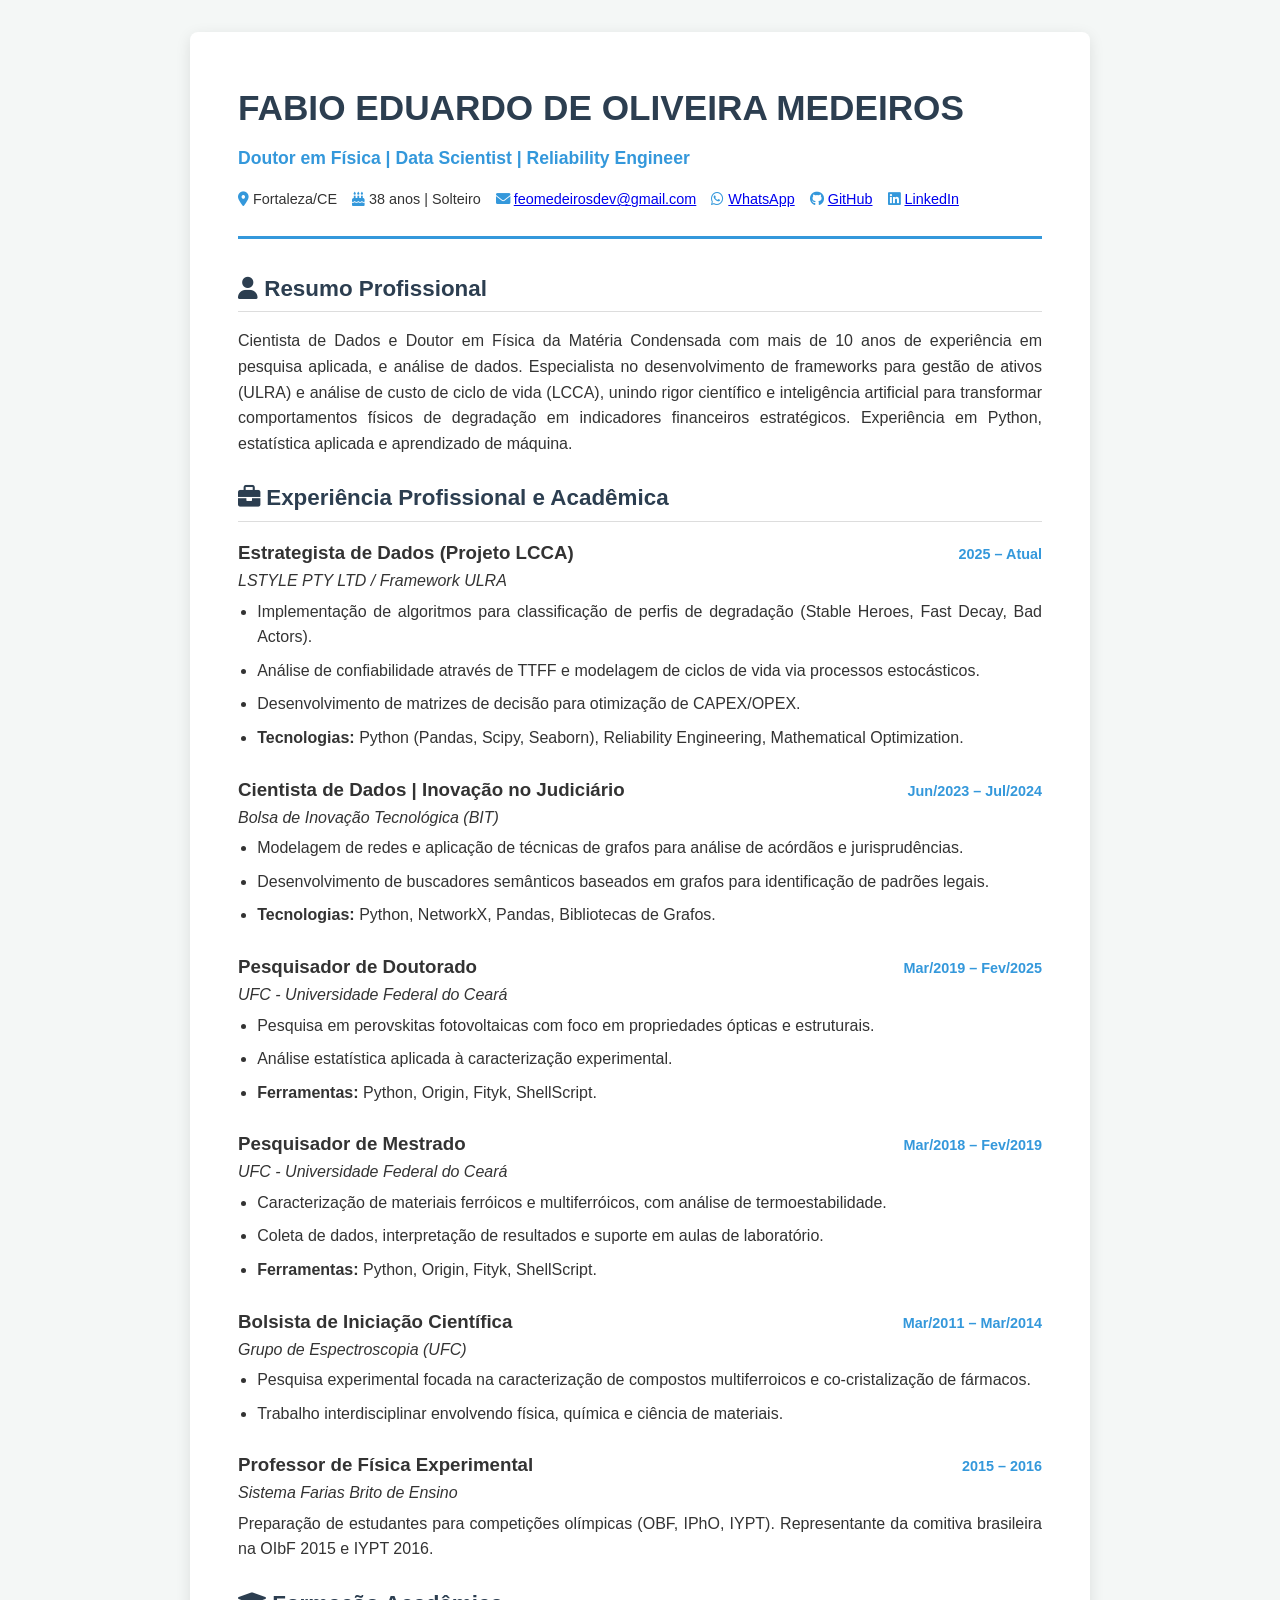
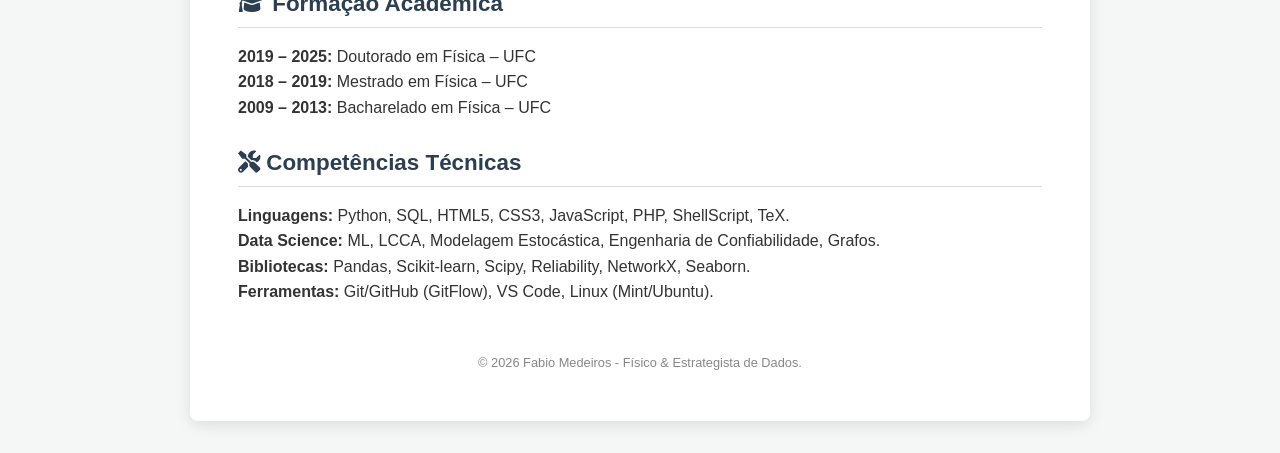
<file: index.html>
<!DOCTYPE html>
<html lang="pt-br">
<head>
    <meta charset="UTF-8">
    <meta name="viewport" content="width=device-width, initial-scale=1.0">
    <title>Currículo | Fabio E. O. Medeiros</title>
    <link rel="stylesheet" href="print.css" media="print">
    <link rel="stylesheet" href="style.css">
    <link rel="stylesheet" href="https://cdnjs.cloudflare.com/ajax/libs/font-awesome/6.0.0/css/all.min.css">
</head>
<body>
    <div class="container">
        <header>
            <h1>FABIO EDUARDO DE OLIVEIRA MEDEIROS</h1>
            <p class="subtitle">Doutor em Física | Data Scientist | Reliability Engineer</p>
            
            <div class="contact-info">
                <span><i class="fas fa-map-marker-alt"></i> Fortaleza/CE</span>
                <span><i class="fas fa-birthday-cake"></i> 38 anos | Solteiro</span>
                <span><i class="fas fa-envelope"></i> <a href="mailto:feomedeirosdev@gmail.com">feomedeirosdev@gmail.com</a></span>
                <span><i class="fab fa-whatsapp"></i> <a href="https://wa.me/5585988275798" target="_blank">WhatsApp</a></span>
                <span><i class="fab fa-github"></i> <a href="https://github.com/feomedeirosdev" target="_blank">GitHub</a></span>
                <span><i class="fab fa-linkedin"></i> <a href="https://linkedin.com/in/fabio-medeiros-708567262" target="_blank">LinkedIn</a></span>
            </div>
        </header>

        <section id="resumo">
            <h2><i class="fas fa-user"></i> Resumo Profissional</h2>
            <p>
                Cientista de Dados e Doutor em Física da Matéria Condensada com mais de 10 anos de experiência em pesquisa aplicada, e análise de dados. Especialista no desenvolvimento de frameworks para gestão de ativos (ULRA) e análise de custo de ciclo de vida (LCCA), unindo rigor científico e inteligência artificial para transformar comportamentos físicos de degradação em indicadores financeiros estratégicos. Experiência em Python, estatística aplicada e aprendizado de máquina.
            </p>
        </section>

        <section id="experiencia">
            <h2><i class="fas fa-briefcase"></i> Experiência Profissional e Acadêmica</h2>

            <article class="item">
                <div class="header-item">
                    <h3>Estrategista de Dados (Projeto LCCA)</h3>
                    <span class="period"><time datetime="2025">2025</time> – <time datetime="2026">Atual</time></span>
                </div>
                <p class="company">LSTYLE PTY LTD / Framework ULRA</p>
                <ul>
                    <li>Implementação de algoritmos para classificação de perfis de degradação (Stable Heroes, Fast Decay, Bad Actors).</li>
                    <li>Análise de confiabilidade através de TTFF e modelagem de ciclos de vida via processos estocásticos.</li>
                    <li>Desenvolvimento de matrizes de decisão para otimização de CAPEX/OPEX.</li>
                    <li><strong>Tecnologias:</strong> Python (Pandas, Scipy, Seaborn), Reliability Engineering, Mathematical Optimization.</li>
                </ul>
            </article>

            <article class="item">
                <div class="header-item">
                    <h3>Cientista de Dados | Inovação no Judiciário</h3>
                    <span class="period"><time datetime="2023-06">Jun/2023</time> – <time datetime="2024-07">Jul/2024</time></span>
                </div>
                <p class="company">Bolsa de Inovação Tecnológica (BIT)</p>
                <ul>
                    <li>Modelagem de redes e aplicação de técnicas de grafos para análise de acórdãos e jurisprudências.</li>
                    <li>Desenvolvimento de buscadores semânticos baseados em grafos para identificação de padrões legais.</li>
                    <li><strong>Tecnologias:</strong> Python, NetworkX, Pandas, Bibliotecas de Grafos.</li>
                </ul>
            </article>

            <article class="item">
                <div class="header-item">
                    <h3>Pesquisador de Doutorado</h3>
                    <span class="period"><time datetime="2019-03">Mar/2019</time> – <time datetime="2025-02">Fev/2025</time></span>
                </div>
                <p class="company">UFC - Universidade Federal do Ceará</p>
                <ul>
                    <li>Pesquisa em perovskitas fotovoltaicas com foco em propriedades ópticas e estruturais.</li>
                    <li>Análise estatística aplicada à caracterização experimental.</li>
                    <li><strong>Ferramentas:</strong> Python, Origin, Fityk, ShellScript.</li>
                </ul>
            </article>

            <article class="item">
                <div class="header-item">
                    <h3>Pesquisador de Mestrado</h3>
                    <span class="period"><time datetime="2018-03">Mar/2018</time> – <time datetime="2019-02">Fev/2019</time></span>
                </div>
                <p class="company">UFC - Universidade Federal do Ceará</p>
                <ul>
                    <li>Caracterização de materiais ferróicos e multiferróicos, com análise de termoestabilidade.</li>
                    <li>Coleta de dados, interpretação de resultados e suporte em aulas de laboratório.</li>
                    <li><strong>Ferramentas:</strong> Python, Origin, Fityk, ShellScript.</li>
                </ul>
            </article>

            <article class="item">
                <div class="header-item">
                    <h3>Bolsista de Iniciação Científica</h3>
                    <span class="period"><time datetime="2011-03">Mar/2011</time> – <time datetime="2014-03">Mar/2014</time></span>
                </div>
                <p class="company">Grupo de Espectroscopia (UFC)</p>
                <ul>
                    <li>Pesquisa experimental focada na caracterização de compostos multiferroicos e co-cristalização de fármacos.</li>
                    <li>Trabalho interdisciplinar envolvendo física, química e ciência de materiais.</li>
                </ul>
            </article>

            <article class="item">
                <div class="header-item">
                    <h3>Professor de Física Experimental</h3>
                    <span class="period"><time datetime="2015">2015</time> – <time datetime="2016">2016</time></span>
                </div>
                <p class="company">Sistema Farias Brito de Ensino</p>
                <p>Preparação de estudantes para competições olímpicas (OBF, IPhO, IYPT). Representante da comitiva brasileira na OIbF 2015 e IYPT 2016.</p>
            </article>
        </section>

        <section id="formacao">
            <h2><i class="fas fa-graduation-cap"></i> Formação Acadêmica</h2>
            <p><strong><time datetime="2019">2019</time> – <time datetime="2025">2025</time>:</strong> Doutorado em Física – UFC</p>
            <p><strong><time datetime="2018">2018</time> – <time datetime="2019">2019</time>:</strong> Mestrado em Física – UFC</p>
            <p><strong><time datetime="2009">2009</time> – <time datetime="2013">2013</time>:</strong> Bacharelado em Física – UFC</p>
        </section>

        <section id="skills">
            <h2><i class="fas fa-tools"></i> Competências Técnicas</h2>
            <div class="">
                <div><strong>Linguagens:</strong> Python, SQL, HTML5, CSS3, JavaScript, PHP, ShellScript, TeX.</div>
                <div><strong>Data Science:</strong> ML, LCCA, Modelagem Estocástica, Engenharia de Confiabilidade, Grafos.</div>
                <div><strong>Bibliotecas:</strong> Pandas, Scikit-learn, Scipy, Reliability, NetworkX, Seaborn.</div>
                <div><strong>Ferramentas:</strong> Git/GitHub (GitFlow), VS Code, Linux (Mint/Ubuntu).</div>
            </div>
        </section>

        <footer>
            <p>&copy; 2026 Fabio Medeiros - Físico & Estrategista de Dados.</p>
        </footer>
    </div>
</body>
</html>
</file>
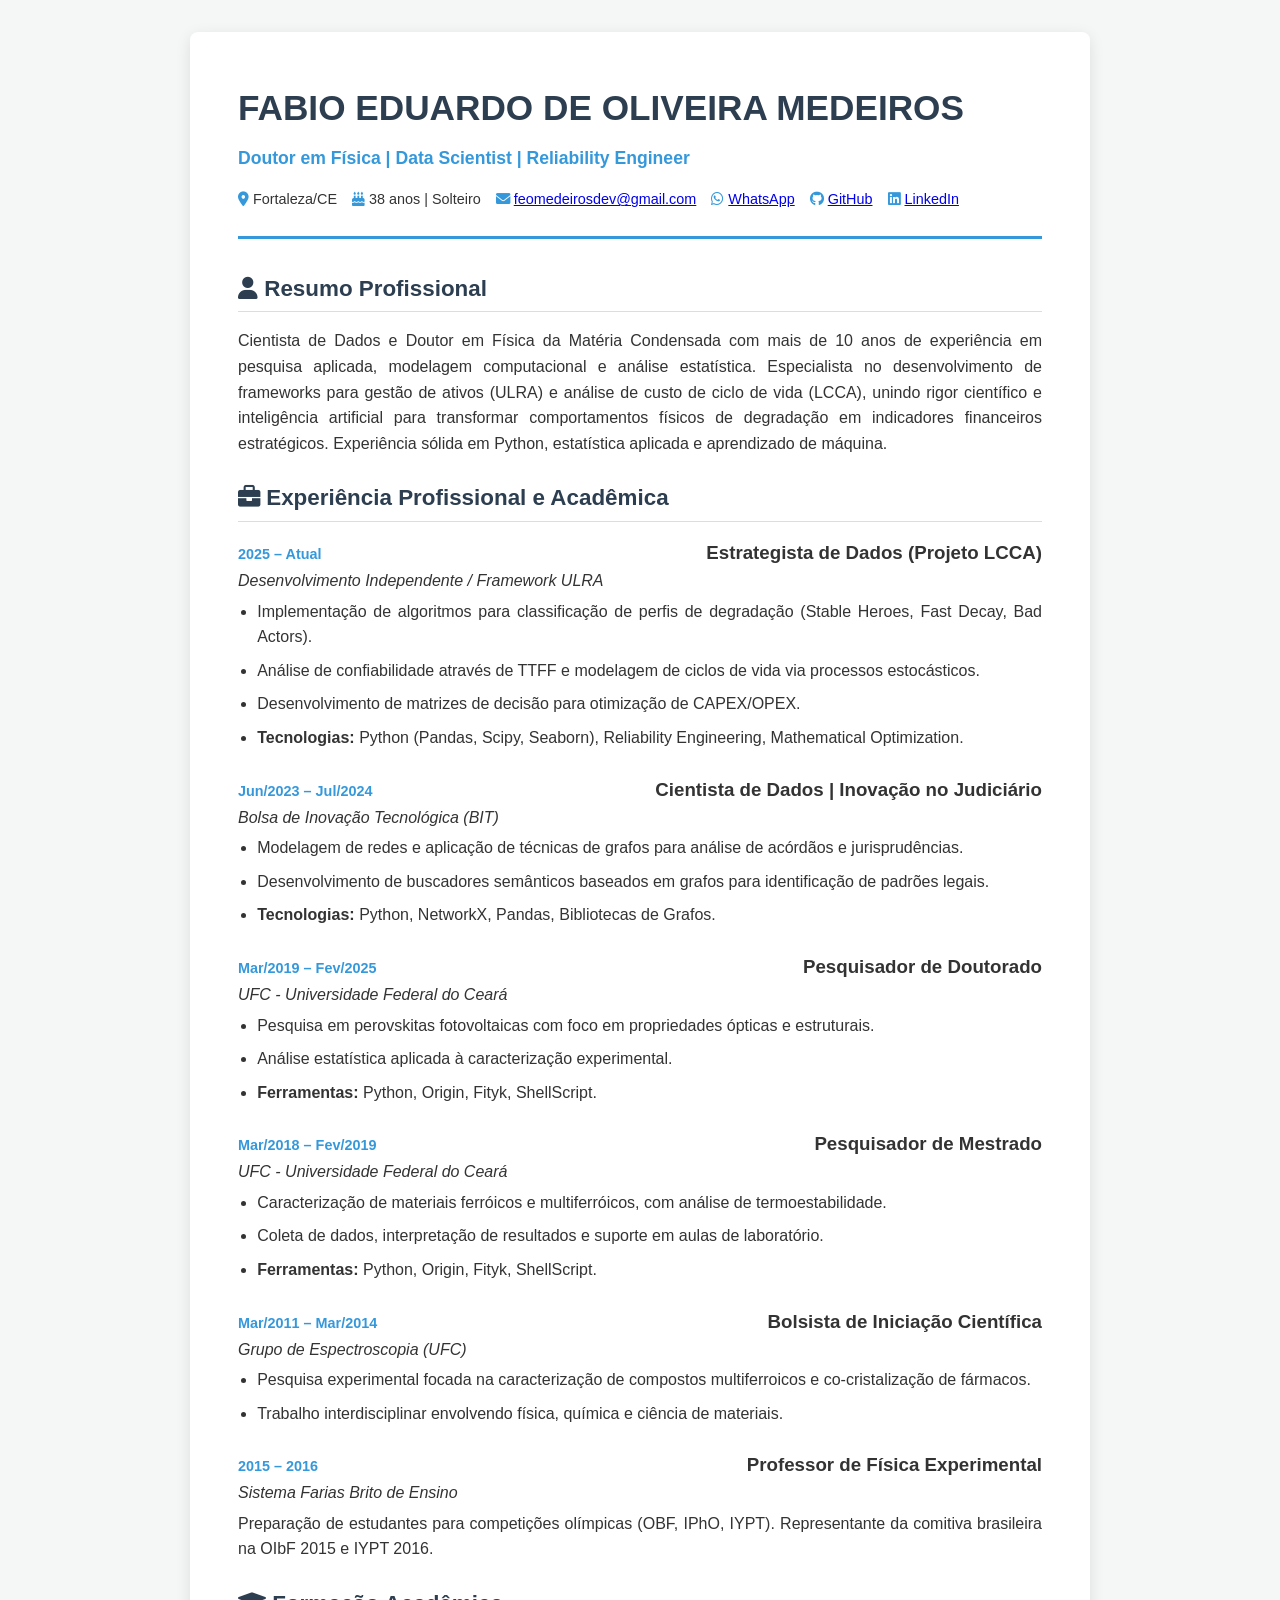
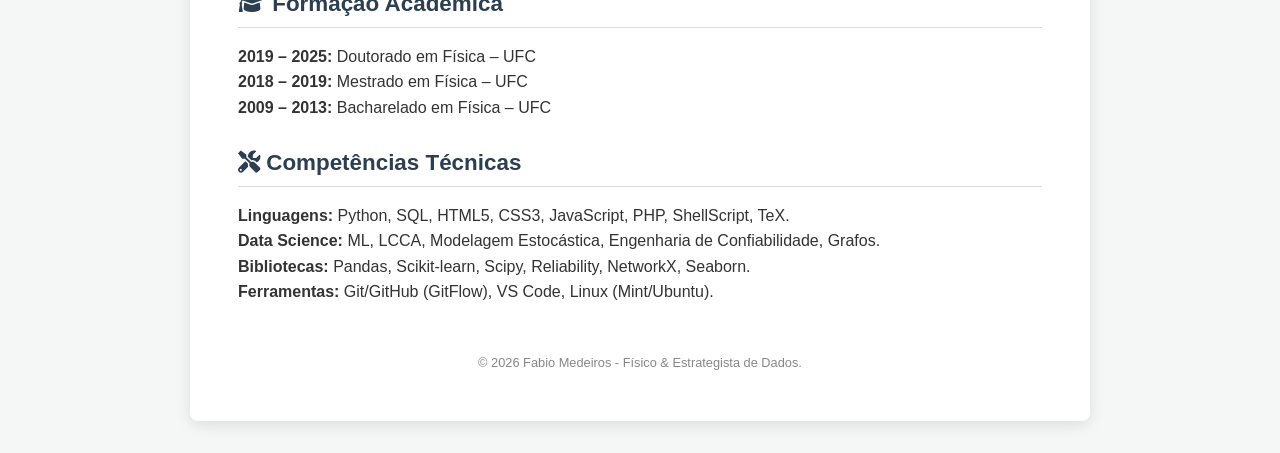
<file: page/index.html>
<!DOCTYPE html>
<html lang="pt-br">
<head>
    <meta charset="UTF-8">
    <meta name="viewport" content="width=device-width, initial-scale=1.0">
    <title>Currículo | Fabio E. O. Medeiros</title>
    <link rel="stylesheet" href="print.css" media="print">
    <link rel="stylesheet" href="style.css">
    <link rel="stylesheet" href="https://cdnjs.cloudflare.com/ajax/libs/font-awesome/6.0.0/css/all.min.css">
</head>
<body>
    <div class="container">
        <header>
            <h1>FABIO EDUARDO DE OLIVEIRA MEDEIROS</h1>
            <p class="subtitle">Doutor em Física | Data Scientist | Reliability Engineer</p>
            
            <div class="contact-info">
                <span><i class="fas fa-map-marker-alt"></i> Fortaleza/CE</span>
                <span><i class="fas fa-birthday-cake"></i> 38 anos | Solteiro</span>
                <span><i class="fas fa-envelope"></i> <a href="mailto:feomedeirosdev@gmail.com">feomedeirosdev@gmail.com</a></span>
                <span><i class="fab fa-whatsapp"></i> <a href="https://wa.me/5585988275798" target="_blank">WhatsApp</a></span>
                <span><i class="fab fa-github"></i> <a href="https://github.com/feomedeirosdev" target="_blank">GitHub</a></span>
                <span><i class="fab fa-linkedin"></i> <a href="https://linkedin.com/in/fabio-medeiros-708567262" target="_blank">LinkedIn</a></span>
            </div>
        </header>

        <section id="resumo">
            <h2><i class="fas fa-user"></i> Resumo Profissional</h2>
            <p>
                Cientista de Dados e Doutor em Física da Matéria Condensada com mais de 10 anos de experiência em pesquisa aplicada, modelagem computacional e análise estatística. Especialista no desenvolvimento de frameworks para gestão de ativos (ULRA) e análise de custo de ciclo de vida (LCCA), unindo rigor científico e inteligência artificial para transformar comportamentos físicos de degradação em indicadores financeiros estratégicos. Experiência sólida em Python, estatística aplicada e aprendizado de máquina.
            </p>
        </section>

        <section id="experiencia">
            <h2><i class="fas fa-briefcase"></i> Experiência Profissional e Acadêmica</h2>

            <article class="item">
                <div class="header-item">
                    <span class="period"><time datetime="2025">2025</time> – <time datetime="2026">Atual</time></span>
                    <h3>Estrategista de Dados (Projeto LCCA)</h3>
                </div>
                <p class="company">Desenvolvimento Independente / Framework ULRA</p>
                <ul>
                    <li>Implementação de algoritmos para classificação de perfis de degradação (Stable Heroes, Fast Decay, Bad Actors).</li>
                    <li>Análise de confiabilidade através de TTFF e modelagem de ciclos de vida via processos estocásticos.</li>
                    <li>Desenvolvimento de matrizes de decisão para otimização de CAPEX/OPEX.</li>
                    <li><strong>Tecnologias:</strong> Python (Pandas, Scipy, Seaborn), Reliability Engineering, Mathematical Optimization.</li>
                </ul>
            </article>

            <article class="item">
                <div class="header-item">
                    <span class="period"><time datetime="2023-06">Jun/2023</time> – <time datetime="2024-07">Jul/2024</time></span>
                    <h3>Cientista de Dados | Inovação no Judiciário</h3>
                </div>
                <p class="company">Bolsa de Inovação Tecnológica (BIT)</p>
                <ul>
                    <li>Modelagem de redes e aplicação de técnicas de grafos para análise de acórdãos e jurisprudências.</li>
                    <li>Desenvolvimento de buscadores semânticos baseados em grafos para identificação de padrões legais.</li>
                    <li><strong>Tecnologias:</strong> Python, NetworkX, Pandas, Bibliotecas de Grafos.</li>
                </ul>
            </article>

            <article class="item">
                <div class="header-item">
                    <span class="period"><time datetime="2019-03">Mar/2019</time> – <time datetime="2025-02">Fev/2025</time></span>
                    <h3>Pesquisador de Doutorado</h3>
                </div>
                <p class="company">UFC - Universidade Federal do Ceará</p>
                <ul>
                    <li>Pesquisa em perovskitas fotovoltaicas com foco em propriedades ópticas e estruturais.</li>
                    <li>Análise estatística aplicada à caracterização experimental.</li>
                    <li><strong>Ferramentas:</strong> Python, Origin, Fityk, ShellScript.</li>
                </ul>
            </article>

            <article class="item">
                <div class="header-item">
                    <span class="period"><time datetime="2018-03">Mar/2018</time> – <time datetime="2019-02">Fev/2019</time></span>
                    <h3>Pesquisador de Mestrado</h3>
                </div>
                <p class="company">UFC - Universidade Federal do Ceará</p>
                <ul>
                    <li>Caracterização de materiais ferróicos e multiferróicos, com análise de termoestabilidade.</li>
                    <li>Coleta de dados, interpretação de resultados e suporte em aulas de laboratório.</li>
                    <li><strong>Ferramentas:</strong> Python, Origin, Fityk, ShellScript.</li>
                </ul>
            </article>

            <article class="item">
                <div class="header-item">
                    <span class="period"><time datetime="2011-03">Mar/2011</time> – <time datetime="2014-03">Mar/2014</time></span>
                    <h3>Bolsista de Iniciação Científica</h3>
                </div>
                <p class="company">Grupo de Espectroscopia (UFC)</p>
                <ul>
                    <li>Pesquisa experimental focada na caracterização de compostos multiferroicos e co-cristalização de fármacos.</li>
                    <li>Trabalho interdisciplinar envolvendo física, química e ciência de materiais.</li>
                </ul>
            </article>

            <article class="item">
                <div class="header-item">
                    <span class="period"><time datetime="2015">2015</time> – <time datetime="2016">2016</time></span>
                    <h3>Professor de Física Experimental</h3>
                </div>
                <p class="company">Sistema Farias Brito de Ensino</p>
                <p>Preparação de estudantes para competições olímpicas (OBF, IPhO, IYPT). Representante da comitiva brasileira na OIbF 2015 e IYPT 2016.</p>
            </article>
        </section>

        <section id="formacao">
            <h2><i class="fas fa-graduation-cap"></i> Formação Acadêmica</h2>
            <p><strong><time datetime="2019">2019</time> – <time datetime="2025">2025</time>:</strong> Doutorado em Física – UFC</p>
            <p><strong><time datetime="2018">2018</time> – <time datetime="2019">2019</time>:</strong> Mestrado em Física – UFC</p>
            <p><strong><time datetime="2009">2009</time> – <time datetime="2013">2013</time>:</strong> Bacharelado em Física – UFC</p>
        </section>

        <section id="skills">
            <h2><i class="fas fa-tools"></i> Competências Técnicas</h2>
            <div class="">
                <div><strong>Linguagens:</strong> Python, SQL, HTML5, CSS3, JavaScript, PHP, ShellScript, TeX.</div>
                <div><strong>Data Science:</strong> ML, LCCA, Modelagem Estocástica, Engenharia de Confiabilidade, Grafos.</div>
                <div><strong>Bibliotecas:</strong> Pandas, Scikit-learn, Scipy, Reliability, NetworkX, Seaborn.</div>
                <div><strong>Ferramentas:</strong> Git/GitHub (GitFlow), VS Code, Linux (Mint/Ubuntu).</div>
            </div>
        </section>

        <footer>
            <p>&copy; 2026 Fabio Medeiros - Físico & Estrategista de Dados.</p>
        </footer>
    </div>
</body>
</html>
</file>
<file: print.css>
/* Configurações de Página */
@page {
    margin: 1.5cm;
    size: A4;
}

body {
    background: #fff !important;
    color: #000 !important;
    font-size: 10pt;
    padding: 0;
}

.container {
    width: 100% !important;
    max-width: 100% !important;
    box-shadow: none !important;
    margin: 0 !important;
    padding: 0 !important;
}

/* Esconder elementos desnecessários na impressão */
.tema-switcher, 
.fa-whatsapp, 
.fab, 
.fas,
footer {
    display: none !important;
}

/* Ajustes de Tipografia */
h1 {
    font-size: 20pt;
    margin-bottom: 5pt;
    color: #000 !important;
    text-transform: uppercase;
}

h2 {
    font-size: 14pt;
    border-bottom: 2pt solid #333 !important;
    margin-top: 15pt;
    margin-bottom: 8pt;
    color: #000 !important;
}

h3 {
    font-size: 11pt;
    margin-bottom: 2pt;
}

.subtitle {
    font-size: 12pt;
    color: #333 !important;
    font-weight: bold;
}

.contact-info {
    border-bottom: 1pt solid #eee;
    padding-bottom: 10pt;
    margin-bottom: 15pt;
    display: block !important; /* Força vertical ou horizontal simples */
}

.contact-info span {
    display: inline-block;
    margin-right: 15pt;
}

.contact-info a {
    text-decoration: none;
    color: #000 !important;
}

/* Gerenciamento de Quebra de Página */
article {
    page-break-inside: avoid; /* Evita que uma experiência seja cortada ao meio */
    margin-bottom: 12pt;
}

ul {
    margin-top: 5pt;
}

li {
    margin-bottom: 2pt;
}

.skills-grid {
    display: block !important; /* Melhor que grid para impressão */
}

.skills-grid div {
    margin-bottom: 4pt;
}

/* Links em preto e sem sublinhado */
a {
    color: #000 !important;
    text-decoration: none !important;
}
</file>
<file: style.css>
:root {
    --primary-color: #2c3e50;
    --accent-color: #3498db;
    --text-color: #333;
    --bg-color: #f4f7f6;
}

* {
    margin: 0;
    padding: 0;
    box-sizing: border-box;
}

body {
    font-family: 'Segoe UI', Tahoma, Geneva, Verdana, sans-serif;
    line-height: 1.6;
    color: var(--text-color);
    background-color: var(--bg-color);
    padding: 2rem 1rem;
    line-height: 1.6;
    text-align: justify;
}

.container {
    max-width: 900px;
    margin: 0 auto;
    background: #fff;
    padding: 3rem;
    box-shadow: 0 4px 15px rgba(0, 0, 0, 0.1);
    border-radius: 8px;
}

header {
    border-bottom: 3px solid var(--accent-color);
    padding-bottom: 1.5rem;
    margin-bottom: 2rem;
}

h1 {
    color: var(--primary-color);
    font-size: 2.2rem;
    margin-bottom: 0.5rem;
    text-align: left;
}

.subtitle {
    color: var(--accent-color);
    font-weight: bold;
    font-size: 1.1rem;
}

.contact-info {
    margin-top: 1rem;
    display: flex;
    flex-wrap: wrap;
    gap: 15px;
    font-size: 0.9rem;
}

.contact-info i {
    color: var(--accent-color);
}

h2 {
    color: var(--primary-color);
    border-bottom: 1px solid #ddd;
    margin: 1.5rem 0 1rem;
    padding-bottom: 5px;
    font-size: 1.4rem;
    text-align: left;
}

h3 {
    text-align: left;
}

.item {
    margin-bottom: 1.5rem;
}

.header-item {
    display: flex;
    justify-content: space-between;
    align-items: baseline;
}

.period {
    font-weight: bold;
    color: var(--accent-color);
    font-size: 0.9rem;
}

.company {
    font-style: italic;
    margin-bottom: 5px;
}

ul {
    margin-left: 1.2rem;
    margin-top: 5px;
}

li {
    margin-bottom: 3px;
}

article ul li {
    margin-bottom: 8px;
}

.skills-grid {
    display: grid;
    grid-template-columns: repeat(auto-fit, minmax(200px, 1fr));
    gap: 10px;
}

footer {
    text-align: center;
    margin-top: 3rem;
    font-size: 0.8rem;
    color: #888;
}

@media (max-width: 600px) {
    .container {
        padding: 1.5rem;
    }

    .header-item {
        flex-direction: column;
    }
}
</file>
<file: page/print.css>
/* Configurações de Página */
@page {
    margin: 1.5cm;
    size: A4;
}

body {
    background: #fff !important;
    color: #000 !important;
    font-size: 10pt;
    padding: 0;
}

.container {
    width: 100% !important;
    max-width: 100% !important;
    box-shadow: none !important;
    margin: 0 !important;
    padding: 0 !important;
}

/* Esconder elementos desnecessários na impressão */
.tema-switcher, 
.fa-whatsapp, 
.fab, 
.fas,
footer {
    display: none !important;
}

/* Ajustes de Tipografia */
h1 {
    font-size: 20pt;
    margin-bottom: 5pt;
    color: #000 !important;
    text-transform: uppercase;
}

h2 {
    font-size: 14pt;
    border-bottom: 2pt solid #333 !important;
    margin-top: 15pt;
    margin-bottom: 8pt;
    color: #000 !important;
}

h3 {
    font-size: 11pt;
    margin-bottom: 2pt;
}

.subtitle {
    font-size: 12pt;
    color: #333 !important;
    font-weight: bold;
}

.contact-info {
    border-bottom: 1pt solid #eee;
    padding-bottom: 10pt;
    margin-bottom: 15pt;
    display: block !important; /* Força vertical ou horizontal simples */
}

.contact-info span {
    display: inline-block;
    margin-right: 15pt;
}

.contact-info a {
    text-decoration: none;
    color: #000 !important;
}

/* Gerenciamento de Quebra de Página */
article {
    page-break-inside: avoid; /* Evita que uma experiência seja cortada ao meio */
    margin-bottom: 12pt;
}

ul {
    margin-top: 5pt;
}

li {
    margin-bottom: 2pt;
}

.skills-grid {
    display: block !important; /* Melhor que grid para impressão */
}

.skills-grid div {
    margin-bottom: 4pt;
}

/* Links em preto e sem sublinhado */
a {
    color: #000 !important;
    text-decoration: none !important;
}
</file>
<file: page/style.css>
:root {
    --primary-color: #2c3e50;
    --accent-color: #3498db;
    --text-color: #333;
    --bg-color: #f4f7f6;
}

* {
    margin: 0;
    padding: 0;
    box-sizing: border-box;
}

body {
    font-family: 'Segoe UI', Tahoma, Geneva, Verdana, sans-serif;
    line-height: 1.6;
    color: var(--text-color);
    background-color: var(--bg-color);
    padding: 2rem 1rem;
    line-height: 1.6;
    text-align: justify;
}

.container {
    max-width: 900px;
    margin: 0 auto;
    background: #fff;
    padding: 3rem;
    box-shadow: 0 4px 15px rgba(0, 0, 0, 0.1);
    border-radius: 8px;
}

header {
    border-bottom: 3px solid var(--accent-color);
    padding-bottom: 1.5rem;
    margin-bottom: 2rem;
}

h1 {
    color: var(--primary-color);
    font-size: 2.2rem;
    margin-bottom: 0.5rem;
    text-align: left;
}

.subtitle {
    color: var(--accent-color);
    font-weight: bold;
    font-size: 1.1rem;
}

.contact-info {
    margin-top: 1rem;
    display: flex;
    flex-wrap: wrap;
    gap: 15px;
    font-size: 0.9rem;
}

.contact-info i {
    color: var(--accent-color);
}

h2 {
    color: var(--primary-color);
    border-bottom: 1px solid #ddd;
    margin: 1.5rem 0 1rem;
    padding-bottom: 5px;
    font-size: 1.4rem;
    text-align: left;
}

.item {
    margin-bottom: 1.5rem;
}

.header-item {
    display: flex;
    justify-content: space-between;
    align-items: baseline;
}

.period {
    font-weight: bold;
    color: var(--accent-color);
    font-size: 0.9rem;
}

.company {
    font-style: italic;
    margin-bottom: 5px;
}

ul {
    margin-left: 1.2rem;
    margin-top: 5px;
}

li {
    margin-bottom: 3px;
}

article ul li {
    margin-bottom: 8px;
}

.skills-grid {
    display: grid;
    grid-template-columns: repeat(auto-fit, minmax(200px, 1fr));
    gap: 10px;
}

footer {
    text-align: center;
    margin-top: 3rem;
    font-size: 0.8rem;
    color: #888;
}

@media (max-width: 600px) {
    .container {
        padding: 1.5rem;
    }

    .header-item {
        flex-direction: column;
    }
}
</file>
